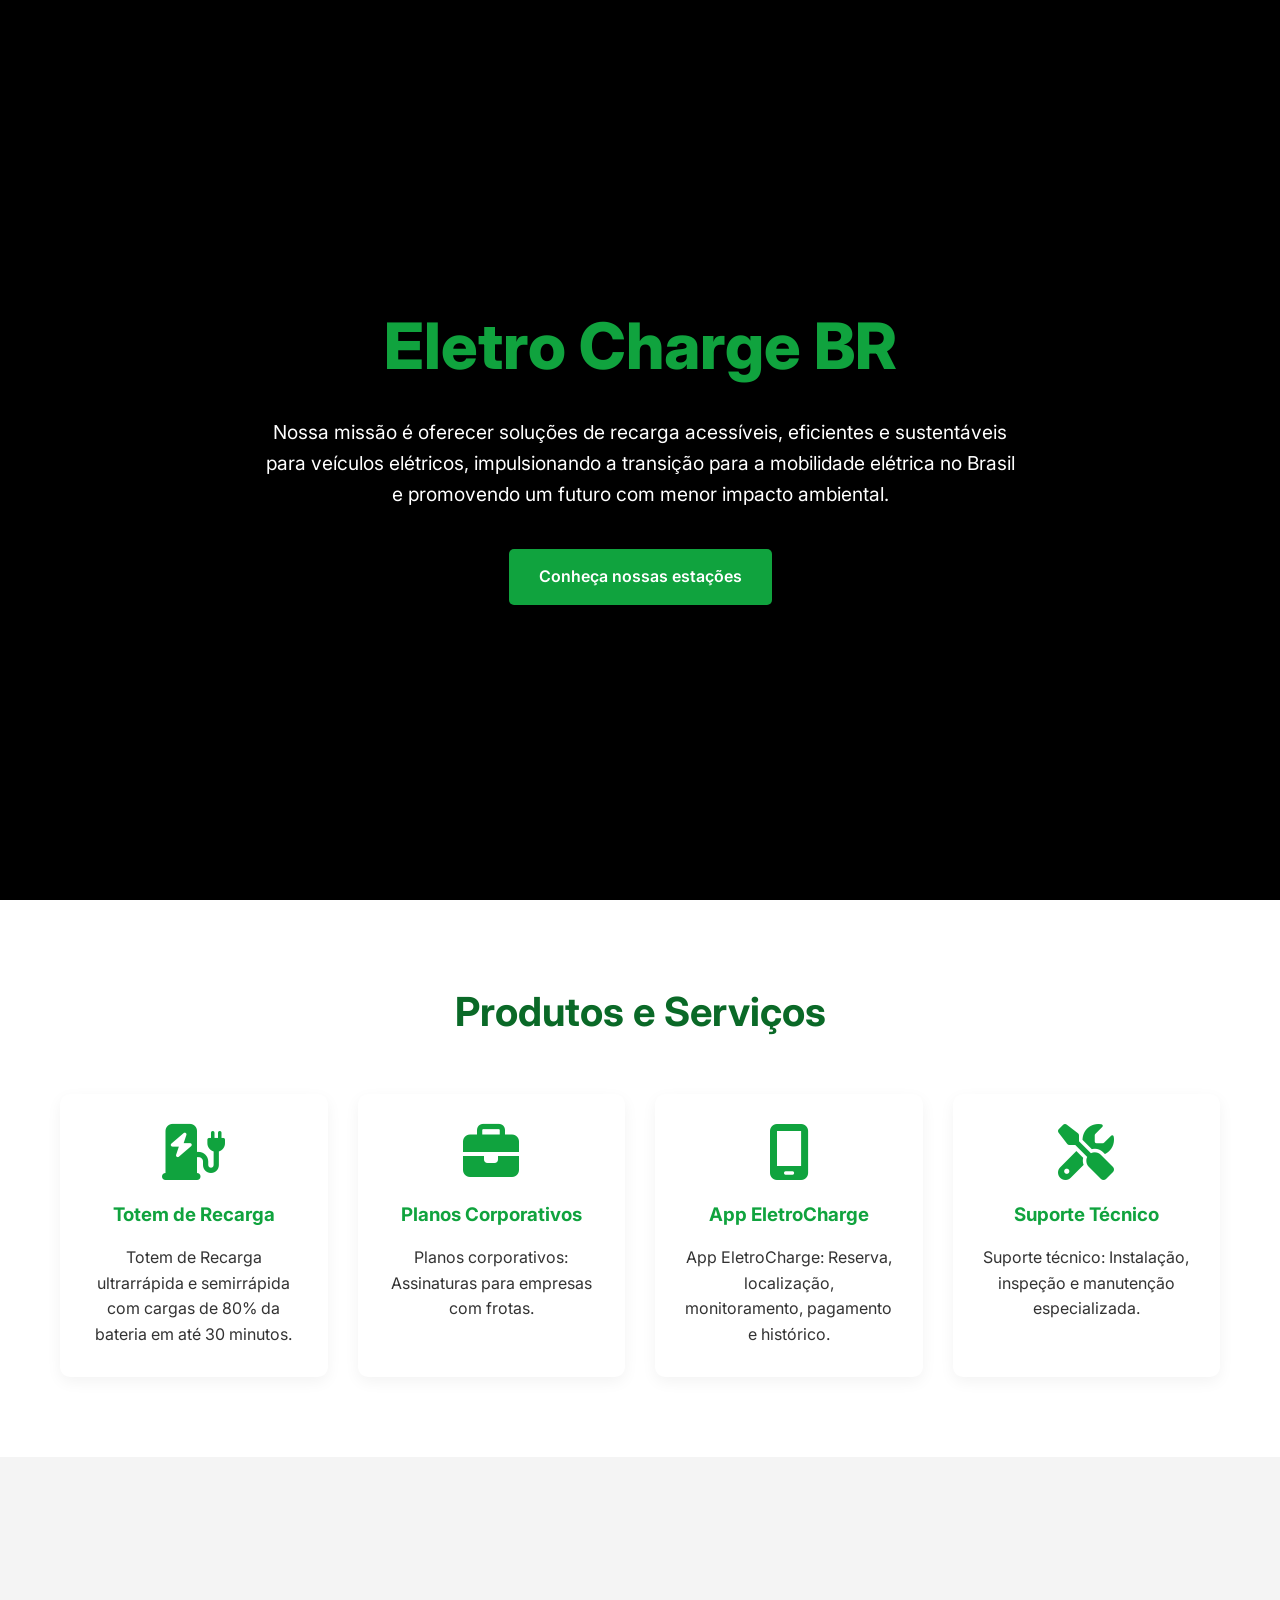
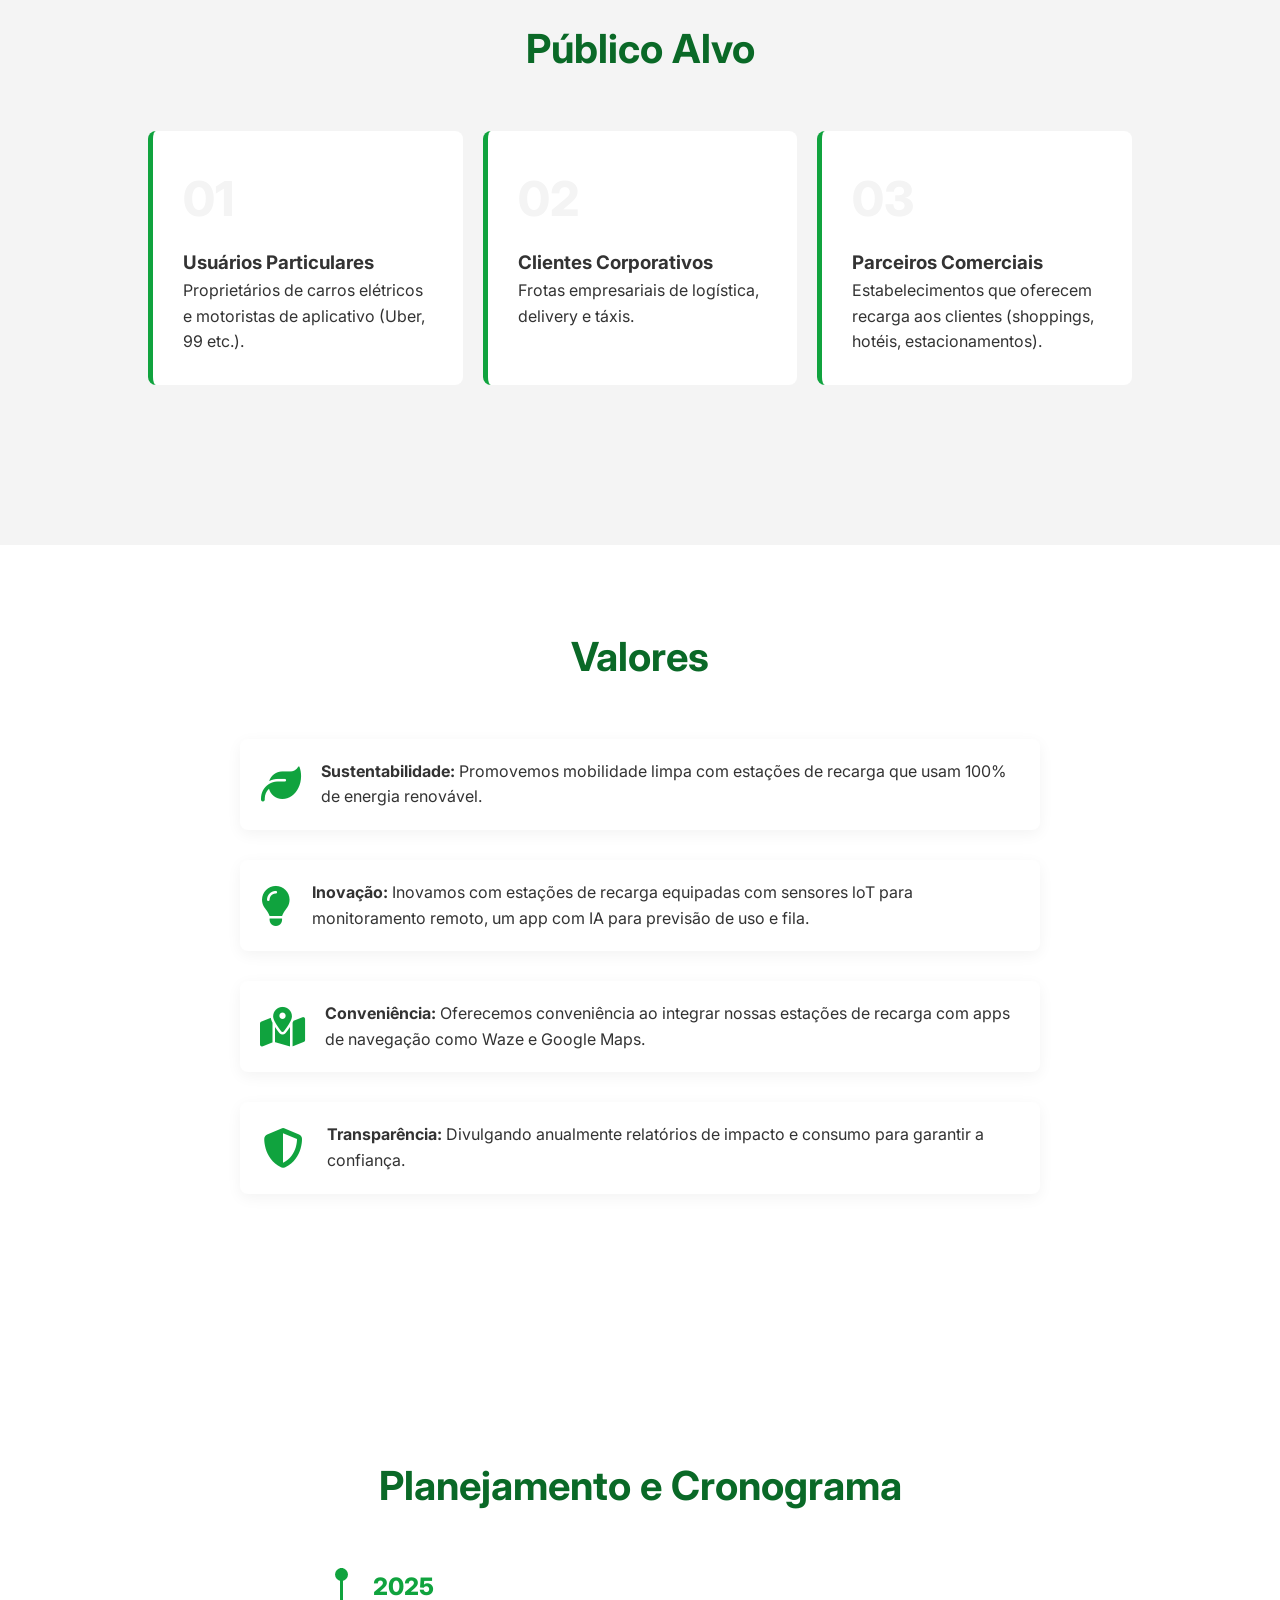
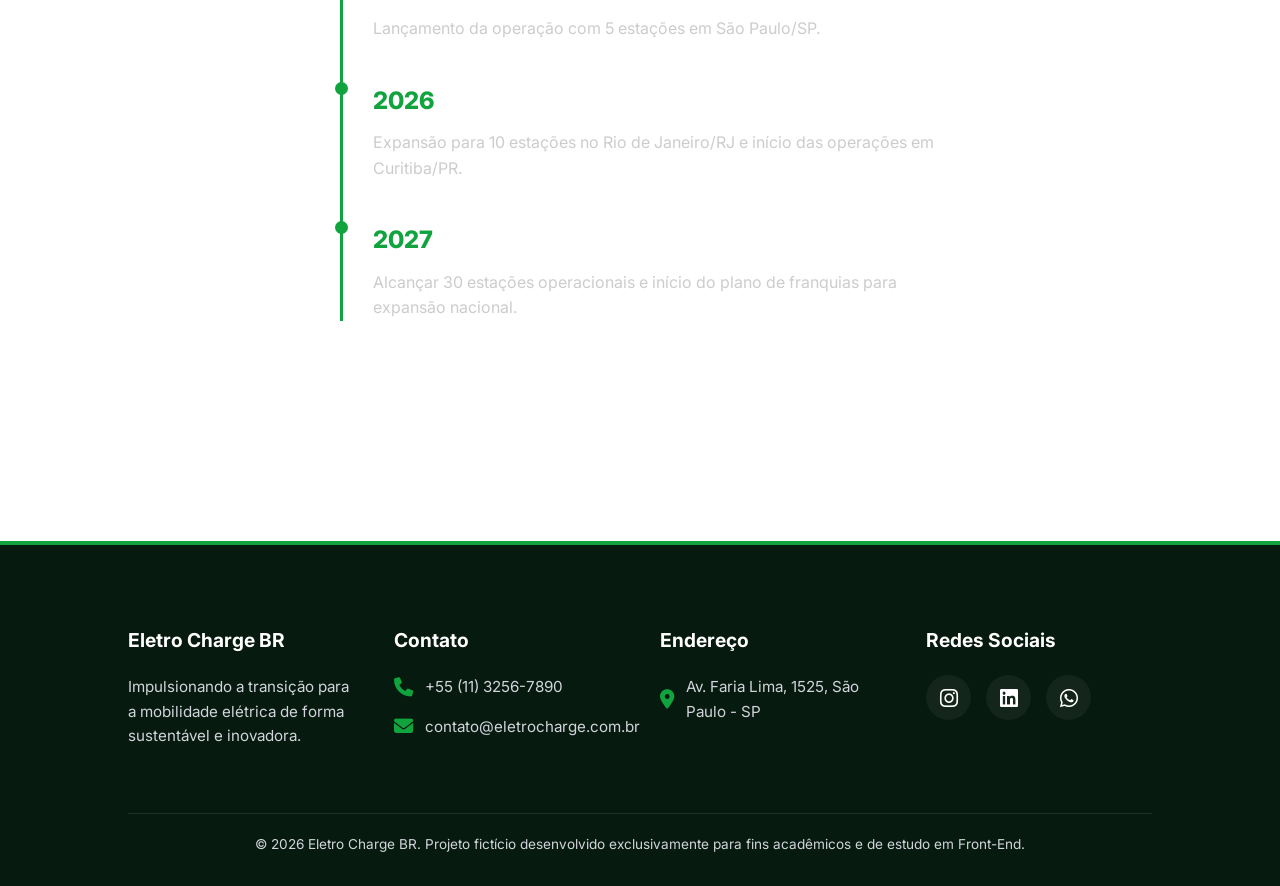
<file: index.html>
<!DOCTYPE html>
<html lang="pt-BR">

<head>
    <meta charset="UTF-8">
    <meta name="viewport" content="width=device-width, initial-scale=1.0">
    <title>Eletro Charge BR</title>

    <link rel="stylesheet" href="css/imagens.css">
    <link rel="stylesheet" href="css/global.css">
    <link rel="stylesheet" href="css/home.css">
    
    <script src="js/global.js" defer></script>
    <script src="js/media.js" defer></script>
</head>

<body>

    <header class="hero bg-hero bg-parallax">
        <div class="hero-content texto-centralizado texto-branco">
            <h1>Eletro Charge BR</h1>
            <h2>Nossa missão é oferecer soluções de recarga acessíveis, eficientes e sustentáveis para veículos
                elétricos, impulsionando a transição para a mobilidade elétrica no Brasil e promovendo um futuro com
                menor impacto ambiental.</h2>
            <a href="estacoes.html" class="btn">Conheça nossas estações</a>
        </div>
    </header>

    <section id="produtos" class="secao">
        <h2 class="titulo-secao texto-centralizado">Produtos e Serviços</h2>
        <div class="grid-cards">
            <div class="card texto-centralizado reveal">
                <i class="fa-solid fa-charging-station icone-card"></i>
                <h3>Totem de Recarga</h3>
                <p>Totem de Recarga ultrarrápida e semirrápida com cargas de 80% da bateria em até 30 minutos.</p>
            </div>
            <div class="card texto-centralizado reveal">
                <i class="fa-solid fa-briefcase icone-card"></i>
                <h3>Planos Corporativos</h3>
                <p>Planos corporativos: Assinaturas para empresas com frotas.</p>
            </div>
            <div class="card texto-centralizado reveal">
                <i class="fa-solid fa-mobile-screen icone-card"></i>
                <h3>App EletroCharge</h3>
                <p>App EletroCharge: Reserva, localização, monitoramento, pagamento e histórico.</p>
            </div>
            <div class="card texto-centralizado reveal">
                <i class="fa-solid fa-screwdriver-wrench icone-card"></i>
                <h3>Suporte Técnico</h3>
                <p>Suporte técnico: Instalação, inspeção e manutenção especializada.</p>
            </div>
        </div>
    </section>

    <section id="publico-alvo" class="fundo-cinza">
        <div class="secao">
            <h2 class="titulo-secao texto-centralizado">Público Alvo</h2>
            <div class="flex-container">
                <div class="bloco-publico reveal">
                    <span class="numero">01</span>
                    <h3>Usuários Particulares</h3>
                    <p>Proprietários de carros elétricos e motoristas de aplicativo (Uber, 99 etc.).</p>
                </div>
                <div class="bloco-publico reveal">
                    <span class="numero">02</span>
                    <h3>Clientes Corporativos</h3>
                    <p>Frotas empresariais de logística, delivery e táxis.</p>
                </div>
                <div class="bloco-publico reveal">
                    <span class="numero">03</span>
                    <h3>Parceiros Comerciais</h3>
                    <p>Estabelecimentos que oferecem recarga aos clientes (shoppings, hotéis, estacionamentos).</p>
                </div>
            </div>
        </div>
    </section>

    <section id="valores" class="secao">
        <h2 class="titulo-secao texto-centralizado">Valores</h2>
        <ul class="lista-valores">
            <li>
                <i class="fa-solid fa-leaf img-valor"></i>
                <div>
                    <strong>Sustentabilidade:</strong> Promovemos mobilidade limpa com estações de recarga que usam 100%
                    de energia renovável.
                </div>
            </li>
            <li>
                <i class="fa-solid fa-lightbulb img-valor"></i>
                <div>
                    <strong>Inovação:</strong> Inovamos com estações de recarga equipadas com sensores loT para
                    monitoramento remoto, um app com IA para previsão de uso e fila.
                </div>
            </li>
            <li>
                <i class="fa-solid fa-map-location-dot img-valor"></i>
                <div>
                    <strong>Conveniência:</strong> Oferecemos conveniência ao integrar nossas estações de recarga com
                    apps de navegação como Waze e Google Maps.
                </div>
            </li>
            <li>
                <i class="fa-solid fa-shield-halved img-valor"></i>
                <div>
                    <strong>Transparência:</strong> Divulgando anualmente relatórios de impacto e consumo para garantir
                    a confiança.
                </div>
            </li>
        </ul>
    </section>

    <section id="cronograma" class="bg-cronograma bg-parallax">
        <div class="secao">
            <h2 class="titulo-secao texto-centralizado texto-branco">Planejamento e Cronograma</h2>
            <div class="timeline">
                <div class="timeline-item reveal">
                    <div class="timeline-ano">2025</div>
                    <div class="timeline-texto">Lançamento da operação com 5 estações em São Paulo/SP.</div>
                </div>
                <div class="timeline-item reveal">
                    <div class="timeline-ano">2026</div>
                    <div class="timeline-texto">Expansão para 10 estações no Rio de Janeiro/RJ e início das operações em
                        Curitiba/PR.</div>
                </div>
                <div class="timeline-item">
                    <div class="timeline-ano">2027</div>
                    <div class="timeline-texto">Alcançar 30 estações operacionais e início do plano de franquias para
                        expansão nacional.</div>
                </div>
            </div>
        </div>
    </section>

    <footer class="rodape">
        <div class="rodape-colunas">
            <div>
                <h4>Eletro Charge BR</h4>
                <p>Impulsionando a transição para a mobilidade elétrica de forma sustentável e inovadora.</p>
            </div>
            <div>
                <h4>Contato</h4>
                <p><i class="fa-solid fa-phone"></i> +55 (11) 3256-7890</p>
                <p><i class="fa-solid fa-envelope"></i> contato@eletrocharge.com.br</p>
            </div>
            <div>
                <h4>Endereço</h4>
                <p><i class="fa-solid fa-location-dot"></i> Av. Faria Lima, 1525, São Paulo - SP</p>
            </div>
            <div>
                <h4>Redes Sociais</h4>
                <div class="redes-sociais">
                    <a href="#" title="Instagram"><i class="fa-brands fa-instagram"></i></a>
                    <a href="#" title="LinkedIn"><i class="fa-brands fa-linkedin"></i></a>
                    <a href="#" title="WhatsApp"><i class="fa-brands fa-whatsapp"></i></a>
                </div>
            </div>
        </div>
        <div class="rodape-copyright">
            <p>&copy; 2026 Eletro Charge BR. Projeto fictício desenvolvido exclusivamente para fins acadêmicos e de
                estudo em Front-End.</p>
        </div>
    </footer>


</body>

</html>
</file>
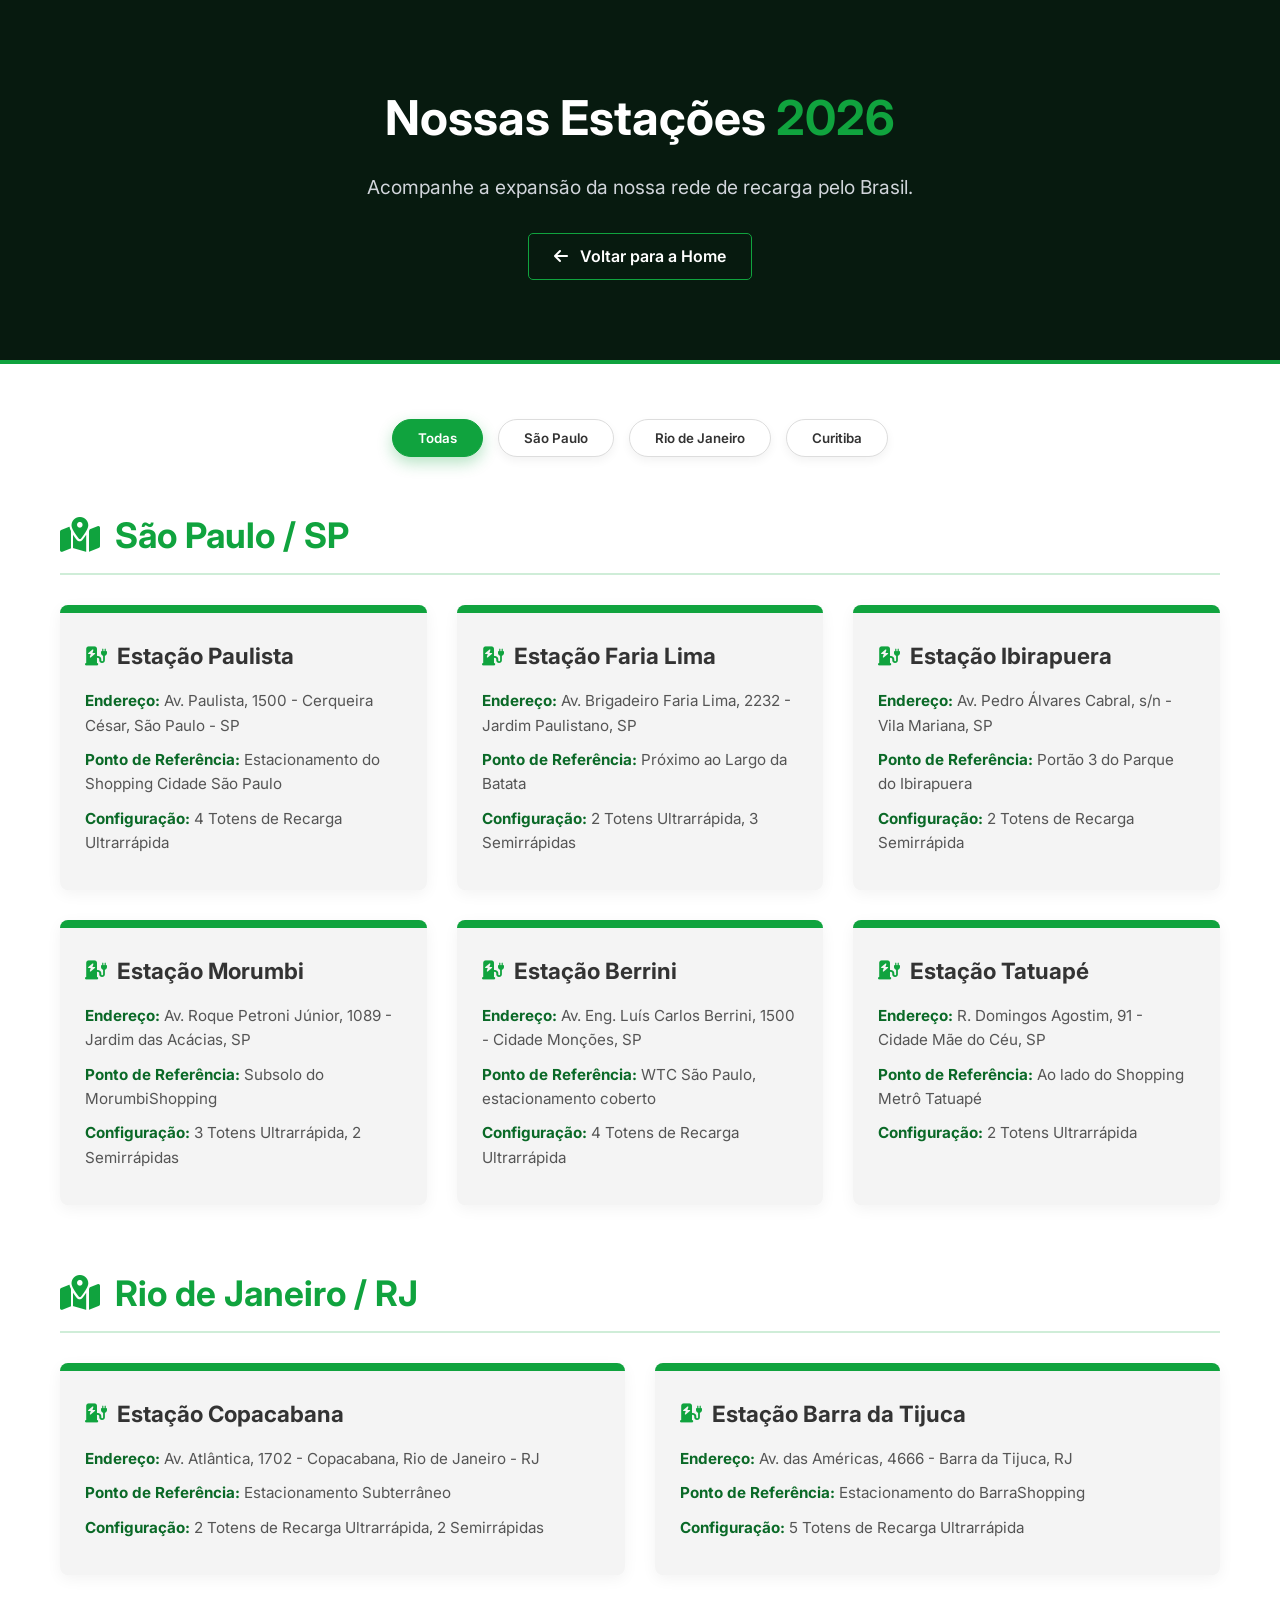
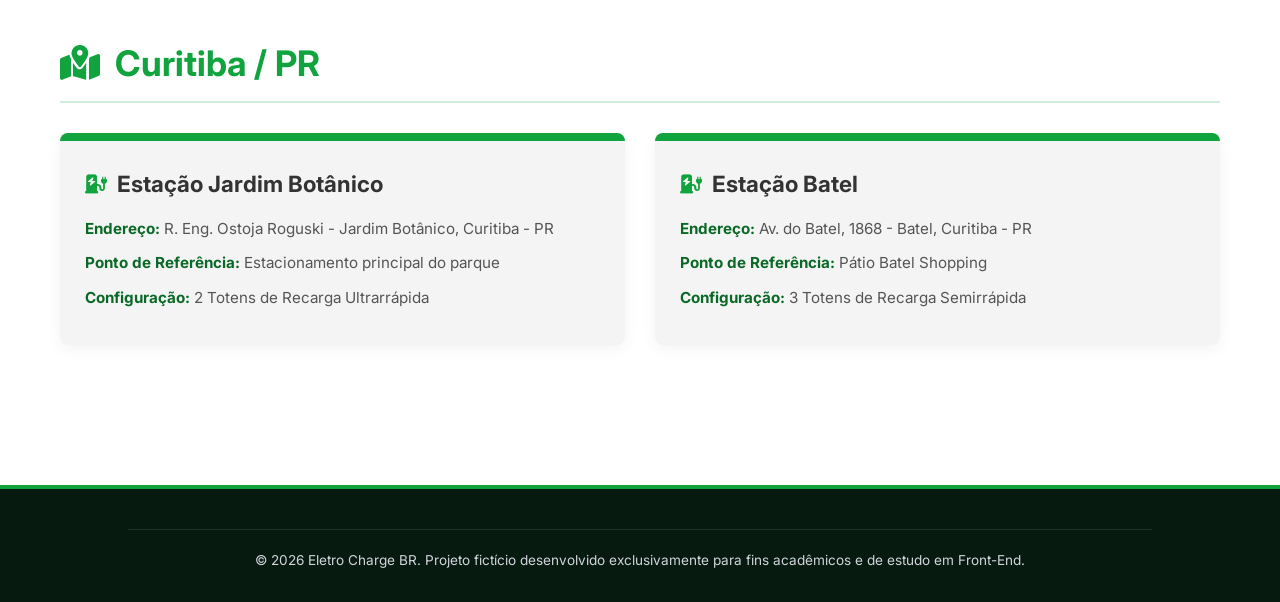
<file: estacoes.html>
<!DOCTYPE html>
<html lang="pt-BR">

<head>
    <meta charset="UTF-8">
    <meta name="viewport" content="width=device-width, initial-scale=1.0">
    <title>Nossas Estações - 2026</title>

    <link rel="stylesheet" href="css/imagens.css">
    <link rel="stylesheet" href="css/global.css">
    <link rel="stylesheet" href="css/estacoes.css">

    <script src="js/global.js" defer></script>
    <script src="js/media.js" defer></script>
    <script src="js/estacoes.js" defer></script>
</head>

<body>

    <header class="header-subpagina">
        <h1>Nossas Estações <span>2026</span></h1>
        <p>Acompanhe a expansão da nossa rede de recarga pelo Brasil.</p>
        <a href="index.html" class="btn-voltar"><i class="fa-solid fa-arrow-left"></i> Voltar para a Home</a>
    </header>

    <main class="estacoes-container">

        <div class="filtros-container" id="filtros">
            <button class="btn-filtro active" data-filtro="todas">Todas</button>
            <button class="btn-filtro" data-filtro="sp">São Paulo</button>
            <button class="btn-filtro" data-filtro="rj">Rio de Janeiro</button>
            <button class="btn-filtro" data-filtro="pr">Curitiba</button>
        </div>

        <section class="cidade-secao" data-cidade="sp">
            <h3><i class="fa-solid fa-map-location-dot" style="margin-right: 15px;"></i>São Paulo / SP</h3>
            <div class="grid-enderecos">
                <div class="endereco-card reveal">
                    <div class="endereco-decoracao"></div>
                    <div class="endereco-conteudo">
                        <h4><i class="fa-solid fa-charging-station"></i> Estação Paulista</h4>
                        <p><strong>Endereço:</strong> Av. Paulista, 1500 - Cerqueira César, São Paulo - SP</p>
                        <p><strong>Ponto de Referência:</strong> Estacionamento do Shopping Cidade São Paulo</p>
                        <p><strong>Configuração:</strong> 4 Totens de Recarga Ultrarrápida</p>
                    </div>
                </div>
                <div class="endereco-card reveal">
                    <div class="endereco-decoracao"></div>
                    <div class="endereco-conteudo">
                        <h4><i class="fa-solid fa-charging-station"></i> Estação Faria Lima</h4>
                        <p><strong>Endereço:</strong> Av. Brigadeiro Faria Lima, 2232 - Jardim Paulistano, SP</p>
                        <p><strong>Ponto de Referência:</strong> Próximo ao Largo da Batata</p>
                        <p><strong>Configuração:</strong> 2 Totens Ultrarrápida, 3 Semirrápidas</p>
                    </div>
                </div>
                <div class="endereco-card reveal">
                    <div class="endereco-decoracao"></div>
                    <div class="endereco-conteudo">
                        <h4><i class="fa-solid fa-charging-station"></i> Estação Ibirapuera</h4>
                        <p><strong>Endereço:</strong> Av. Pedro Álvares Cabral, s/n - Vila Mariana, SP</p>
                        <p><strong>Ponto de Referência:</strong> Portão 3 do Parque do Ibirapuera</p>
                        <p><strong>Configuração:</strong> 2 Totens de Recarga Semirrápida</p>
                    </div>
                </div>
                <div class="endereco-card reveal">
                    <div class="endereco-decoracao"></div>
                    <div class="endereco-conteudo">
                        <h4><i class="fa-solid fa-charging-station"></i> Estação Morumbi</h4>
                        <p><strong>Endereço:</strong> Av. Roque Petroni Júnior, 1089 - Jardim das Acácias, SP</p>
                        <p><strong>Ponto de Referência:</strong> Subsolo do MorumbiShopping</p>
                        <p><strong>Configuração:</strong> 3 Totens Ultrarrápida, 2 Semirrápidas</p>
                    </div>
                </div>
                <div class="endereco-card reveal">
                    <div class="endereco-decoracao"></div>
                    <div class="endereco-conteudo">
                        <h4><i class="fa-solid fa-charging-station"></i> Estação Berrini</h4>
                        <p><strong>Endereço:</strong> Av. Eng. Luís Carlos Berrini, 1500 - Cidade Monções, SP</p>
                        <p><strong>Ponto de Referência:</strong> WTC São Paulo, estacionamento coberto</p>
                        <p><strong>Configuração:</strong> 4 Totens de Recarga Ultrarrápida</p>
                    </div>
                </div>
                <div class="endereco-card reveal">
                    <div class="endereco-decoracao"></div>
                    <div class="endereco-conteudo">
                        <h4><i class="fa-solid fa-charging-station"></i> Estação Tatuapé</h4>
                        <p><strong>Endereço:</strong> R. Domingos Agostim, 91 - Cidade Mãe do Céu, SP</p>
                        <p><strong>Ponto de Referência:</strong> Ao lado do Shopping Metrô Tatuapé</p>
                        <p><strong>Configuração:</strong> 2 Totens Ultrarrápida</p>
                    </div>
                </div>
            </div>
        </section>

        <section class="cidade-secao" data-cidade="rj">
            <h3><i class="fa-solid fa-map-location-dot" style="margin-right: 15px;"></i>Rio de Janeiro / RJ</h3>
            <div class="grid-enderecos">
                <div class="endereco-card reveal">
                    <div class="endereco-decoracao"></div>
                    <div class="endereco-conteudo">
                        <h4><i class="fa-solid fa-charging-station"></i> Estação Copacabana</h4>
                        <p><strong>Endereço:</strong> Av. Atlântica, 1702 - Copacabana, Rio de Janeiro - RJ</p>
                        <p><strong>Ponto de Referência:</strong> Estacionamento Subterrâneo</p>
                        <p><strong>Configuração:</strong> 2 Totens de Recarga Ultrarrápida, 2 Semirrápidas</p>
                    </div>
                </div>
                <div class="endereco-card reveal">
                    <div class="endereco-decoracao"></div>
                    <div class="endereco-conteudo">
                        <h4><i class="fa-solid fa-charging-station"></i> Estação Barra da Tijuca</h4>
                        <p><strong>Endereço:</strong> Av. das Américas, 4666 - Barra da Tijuca, RJ</p>
                        <p><strong>Ponto de Referência:</strong> Estacionamento do BarraShopping</p>
                        <p><strong>Configuração:</strong> 5 Totens de Recarga Ultrarrápida</p>
                    </div>
                </div>
            </div>
        </section>

        <section class="cidade-secao" data-cidade="pr">
            <h3><i class="fa-solid fa-map-location-dot" style="margin-right: 15px;"></i>Curitiba / PR</h3>
            <div class="grid-enderecos">
                <div class="endereco-card reveal">
                    <div class="endereco-decoracao"></div>
                    <div class="endereco-conteudo">
                        <h4><i class="fa-solid fa-charging-station"></i> Estação Jardim Botânico</h4>
                        <p><strong>Endereço:</strong> R. Eng. Ostoja Roguski - Jardim Botânico, Curitiba - PR</p>
                        <p><strong>Ponto de Referência:</strong> Estacionamento principal do parque</p>
                        <p><strong>Configuração:</strong> 2 Totens de Recarga Ultrarrápida</p>
                    </div>
                </div>
                <div class="endereco-card reveal">
                    <div class="endereco-decoracao"></div>
                    <div class="endereco-conteudo">
                        <h4><i class="fa-solid fa-charging-station"></i> Estação Batel</h4>
                        <p><strong>Endereço:</strong> Av. do Batel, 1868 - Batel, Curitiba - PR</p>
                        <p><strong>Ponto de Referência:</strong> Pátio Batel Shopping</p>
                        <p><strong>Configuração:</strong> 3 Totens de Recarga Semirrápida</p>
                    </div>
                </div>
            </div>
        </section>

    </main>

    <footer class="rodape" style="padding-top: 40px;">
        <div class="rodape-copyright">
            <p>&copy; 2026 Eletro Charge BR. Projeto fictício desenvolvido exclusivamente para fins acadêmicos e de
                estudo em Front-End.</p>
        </div>
    </footer>
</body>

</html>
</file>
<file: css/imagens.css>
/* ==========================================================================
   1. ENDEREÇAMENTO DE IMAGENS GLOBAIS
   ========================================================================== */

.bg-hero {
    background-image: url('../Images/carro-eletrico.png');
    background-color: #000;
}

.bg-cronograma {
    background-image: linear-gradient(rgba(0, 0, 0, 0.85), rgba(0, 0, 0, 0.85)), url('../Images/fundo-cronograma.png');
    padding: 100px 10%;
    max-width: 100%;
}
</file>
<file: css/home.css>
/* ==========================================================================
   0. CABEÇALHO (HERO)
   ========================================================================== */

.hero {
    height: 100vh;
    display: flex;
    align-items: center;
    justify-content: center;
    position: relative;
    box-shadow: inset 0 0 0 2000px rgba(0, 0, 0, 0.6); 
}

.hero-content {
    max-width: 800px;
    padding: 20px;
    z-index: 1;
}

.hero h1 {
    font-size: 4rem;
    font-weight: 800;
    margin-bottom: 20px;
    color: var(--verde-principal);
}

.hero h2 {
    font-size: 1.2rem;
    font-weight: 400;
    margin-bottom: 40px;
}

/* ==========================================================================
   1. ÍCONES FONTAWESOME (Tamanhos específicos da Home)
   ========================================================================== */
.icone-card {
    font-size: 3.5rem; 
    color: var(--verde-principal); 
    margin-bottom: 20px;
    display: block; 
}

.img-valor {
    font-size: 2.5rem; 
    color: var(--verde-principal);
    width: 50px; 
    text-align: center; 
}

/* ==========================================================================
   2. PRODUTOS (Grid)
   ========================================================================== */
.grid-cards {
    display: grid;
    grid-template-columns: repeat(auto-fit, minmax(250px, 1fr));
    gap: 30px;
}

.card {
    background-color: var(--texto-claro);
    padding: 30px;
    border-radius: 10px;
    box-shadow: 0 5px 15px rgba(0,0,0,0.05);
    transition: transform 0.3s ease;
}

.card:hover { transform: translateY(-10px); }
.card h3 { margin-bottom: 15px; color: var(--verde-principal); }

/* ==========================================================================
   3. PÚBLICO ALVO (Flexbox)
   ========================================================================== */
.flex-container {
    display: flex;
    justify-content: space-between;
    flex-wrap: wrap;
    gap: 20px;
}

.bloco-publico {
    flex: 1;
    min-width: 250px;
    background-color: var(--texto-claro);
    padding: 30px;
    border-radius: 8px;
    border-left: 5px solid var(--verde-principal);
}

.numero {
    font-size: 3rem;
    font-weight: 800;
    color: var(--fundo-cinza);
    display: block;
    margin-bottom: 10px;
}

/* ==========================================================================
   4. VALORES (Lista com Hover)
   ========================================================================== */
.lista-valores {
    list-style: none;
    display: flex;
    flex-direction: column;
    gap: 30px;
    max-width: 800px;
    margin: 0 auto;
}

.lista-valores li {
    display: flex;
    align-items: center;
    gap: 20px;
    background-color: var(--texto-claro);
    padding: 20px;
    border-radius: 8px;
    box-shadow: 0 4px 15px rgba(0,0,0,0.05);
    transition: transform 0.3s ease, box-shadow 0.3s ease;
}

.lista-valores li:hover {
    transform: translateX(10px);
    box-shadow: 0 8px 20px rgba(0,0,0,0.1);
}

/* ==========================================================================
   5. CRONOGRAMA (Timeline e Fundo)
   ========================================================================== */

.timeline {
    max-width: 600px;
    margin: 0 auto;
    border-left: 3px solid var(--verde-principal);
    padding-left: 30px;
}

.timeline-item {
    margin-bottom: 40px;
    position: relative;
}

.timeline-item::before {
    content: '';
    position: absolute;
    left: -38px;
    top: 0;
    width: 13px;
    height: 13px;
    background-color: var(--verde-principal);
    border-radius: 50%;
}

.timeline-ano {
    font-size: 1.5rem;
    font-weight: 800;
    color: var(--verde-principal);
    margin-bottom: 10px;
}

.timeline-texto { color: #ccc; }
</file>
<file: css/estacoes.css>
/* ==========================================================================
   ESTILOS ESPECÍFICOS DA PÁGINA DE ESTAÇÕES
   ========================================================================== */

.estacoes-container {
    padding: 80px 20px;
    max-width: 1200px;
    margin: 0 auto;
    min-height: 70vh; /* Garante que a página não encolha absurdamente quando filtrada */
}

.cidade-secao {
    margin-bottom: 60px;
}

.cidade-secao h3 {
    font-size: 2.2rem;
    color: var(--verde-principal);
    margin-bottom: 30px;
    border-bottom: 2px solid rgba(16, 163, 62, 0.2);
    padding-bottom: 10px;
}

.grid-enderecos {
    display: grid;
    grid-template-columns: repeat(auto-fit, minmax(300px, 1fr));
    gap: 30px;
}

.endereco-card {
    background-color: var(--fundo-cinza);
    border-radius: 8px;
    overflow: hidden;
    box-shadow: 0 4px 15px rgba(0,0,0,0.05);
    transition: transform 0.3s ease;
}

.endereco-card:hover {
    transform: translateY(-5px);
}

.endereco-decoracao {
    height: 8px;
    background-color: var(--verde-principal);
    width: 100%;
}

.endereco-conteudo {
    padding: 25px;
}

.endereco-conteudo h4 {
    font-size: 1.4rem;
    margin-bottom: 15px;
    color: var(--texto-escuro);
    display: flex;
    align-items: center;
    gap: 10px;
}

.endereco-conteudo h4 i {
    color: var(--verde-principal);
    font-size: 1.2rem;
}

.endereco-conteudo p {
    color: #555;
    margin-bottom: 10px;
    font-size: 0.95rem;
}

.endereco-conteudo p strong {
    color: var(--verde-escuro);
}

/* ==========================================================================
   CABEÇALHO DA SUBPÁGINA E BOTÕES
   ========================================================================== */

.header-subpagina {
    background-color: var(--fundo-escuro);
    padding: 80px 20px;
    text-align: center;
    border-bottom: 4px solid var(--verde-principal);
}

.header-subpagina h1 {
    color: var(--texto-claro);
    font-size: 3rem;
    margin-bottom: 15px;
}

.header-subpagina h1 span {
    color: var(--verde-principal);
}

.header-subpagina p {
    color: #d1d5db;
    font-size: 1.2rem;
    margin-bottom: 30px;
}

.btn-voltar {
    display: inline-block;
    color: var(--texto-claro);
    text-decoration: none;
    font-weight: 600;
    border: 1px solid var(--verde-principal);
    padding: 10px 25px;
    border-radius: 5px;
    transition: all 0.3s ease;
}

.btn-voltar:hover {
    background-color: var(--verde-principal);
}

.btn-voltar i {
    margin-right: 8px;
}

/* ==========================================================================
   BARRA DE FILTROS DAS ESTAÇÕES
   ========================================================================== */
.filtros-container {
    display: flex;
    justify-content: center;
    flex-wrap: wrap;
    gap: 15px;
    margin-top: -25px; /* Sobe um pouco a barra */
    margin-bottom: 50px;
    position: relative;
    z-index: 10;
}

.btn-filtro {
    background-color: var(--texto-claro);
    color: var(--texto-escuro);
    border: 1px solid #ddd;
    padding: 10px 25px;
    border-radius: 30px;
    font-weight: 600;
    cursor: pointer;
    box-shadow: 0 4px 10px rgba(0,0,0,0.05);
    transition: all 0.3s ease;
}

.btn-filtro.active, .btn-filtro:hover {
    background-color: var(--verde-principal);
    color: var(--texto-claro);
    border-color: var(--verde-principal);
    box-shadow: 0 6px 15px rgba(16, 163, 62, 0.3);
}
</file>
<file: css/global.css>
@import url('https://fonts.googleapis.com/css2?family=Inter:wght@400;600;800&display=swap');
@import url('https://cdnjs.cloudflare.com/ajax/libs/font-awesome/6.4.0/css/all.min.css');

/* ==========================================================================
   1. VARIÁVEIS GLOBAIS E RESET
   ========================================================================== */
:root {
    --verde-principal: #10a33e;
    --verde-escuro: #0a6927;
    --texto-escuro: #333333;
    --texto-claro: #ffffff;
    --fundo-cinza: #f4f4f4;
    --fundo-escuro: #071a0f;
    --fonte-principal: 'Inter', sans-serif;
}

html {
    scroll-behavior: smooth;
}

* {
    margin: 0;
    padding: 0;
    box-sizing: border-box;
    font-family: var(--fonte-principal);
}

body {
    color: var(--texto-escuro);
    line-height: 1.6;
}

/* ==========================================================================
   2. CLASSES UTILITÁRIAS
   ========================================================================== */

/* Textos */
.texto-branco { color: var(--texto-claro); }
.texto-centralizado { text-align: center; }

.titulo-secao {
    font-size: 2.5rem;
    margin-bottom: 50px;
    color: var(--verde-escuro);
}

/* Estrutura */
.secao {
    padding: 80px 20px;
    max-width: 1200px;
    margin: 0 auto;
}

.fundo-cinza {
    background-color: var(--fundo-cinza);
    max-width: 100%;
    padding: 80px 10%;
}

/* Efeito Visual */
.bg-parallax {
    background-size: cover;
    background-position: center;
    background-attachment: fixed;
}

/* ==========================================================================
   3. BOTÕES GERAIS E ELEMENTOS GLOBAIS
   ========================================================================== */
.btn {
    display: inline-block;
    padding: 15px 30px;
    background-color: var(--verde-principal);
    color: var(--texto-claro);
    text-decoration: none;
    font-weight: 600;
    border-radius: 5px;
    transition: background-color 0.3s ease;
}

.btn:hover { background-color: var(--verde-escuro); }

/* ==========================================================================
   4. RODAPÉ GLOBAL
   ========================================================================== */
.rodape {
    background-color: var(--fundo-escuro); 
    border-top: 4px solid var(--verde-principal);
    color: #d1d5db; 
    padding: 80px 10% 30px 10%;
}

.rodape-colunas {
    display: grid;
    grid-template-columns: repeat(auto-fit, minmax(200px, 1fr));
    gap: 40px;
    margin-bottom: 50px;
}

.rodape-colunas h4 {
    color: var(--texto-claro);
    font-size: 1.2rem;
    margin-bottom: 20px;
}

.rodape-colunas p {
    margin-bottom: 15px;
    font-size: 0.95rem;
    display: flex;
    align-items: center;
    gap: 12px; 
}

.rodape-colunas p i {
    color: var(--verde-principal);
    font-size: 1.2rem;
}

.redes-sociais {
    display: flex;
    gap: 15px;
}

.redes-sociais a {
    color: var(--texto-claro);
    background-color: rgba(255, 255, 255, 0.05); 
    width: 45px;
    height: 45px;
    display: flex;
    align-items: center;
    justify-content: center;
    border-radius: 50%;
    text-decoration: none;
    font-size: 1.3rem;
    transition: all 0.3s ease;
}

.redes-sociais a:hover {
    background-color: var(--verde-principal);
    transform: translateY(-5px);
    color: var(--texto-claro);
    box-shadow: 0 5px 15px rgba(16, 163, 62, 0.4); 
}

.rodape-copyright {
    text-align: center;
    border-top: 1px solid rgba(255, 255, 255, 0.1);
    padding-top: 20px;
    font-size: 0.85rem;
}

/* ==========================================================================
   5. CLASSES INTERATIVAS (JS DYNAMICS)
   ========================================================================== */

/* Efeito Scroll Reveal */
.reveal {
    opacity: 0;
    transform: translateY(30px);
    transition: all 0.8s ease-out;
}

.reveal.active {
    opacity: 1;
    transform: translateY(0);
}

/* Botão Voltar ao Topo */
#btnTop {
    position: fixed;
    bottom: 30px;
    right: 30px;
    background-color: var(--verde-principal);
    color: var(--texto-claro);
    border: none;
    outline: none;
    width: 50px;
    height: 50px;
    border-radius: 50%;
    cursor: pointer;
    font-size: 1.2rem;
    box-shadow: 0 4px 15px rgba(0, 0, 0, 0.2);
    display: flex;
    justify-content: center;
    align-items: center;
    opacity: 0;
    visibility: hidden;
    transform: translateY(20px);
    transition: all 0.3s ease;
    z-index: 999;
}

#btnTop.show {
    opacity: 1;
    visibility: visible;
    transform: translateY(0);
}

#btnTop:hover {
    background-color: var(--verde-escuro);
    box-shadow: 0 6px 20px rgba(16, 163, 62, 0.4);
    transform: translateY(-5px);
}
</file>
